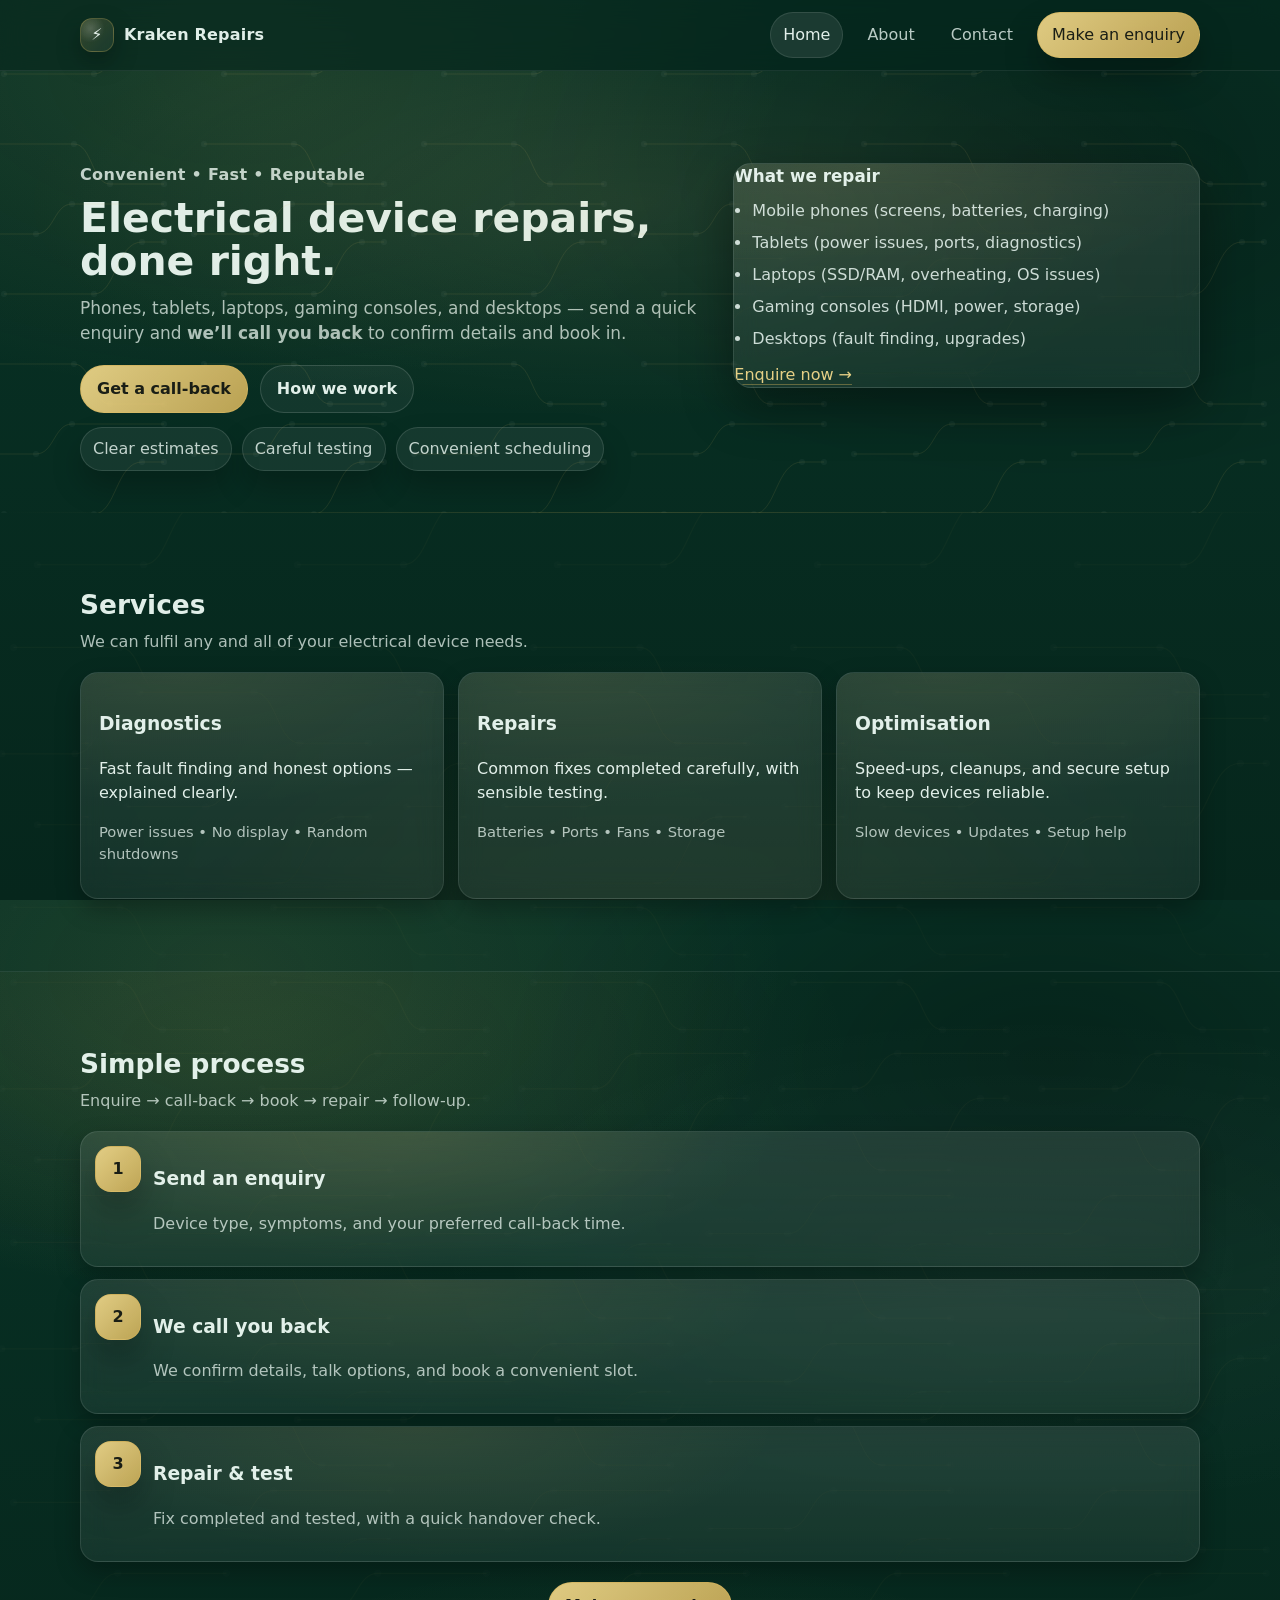
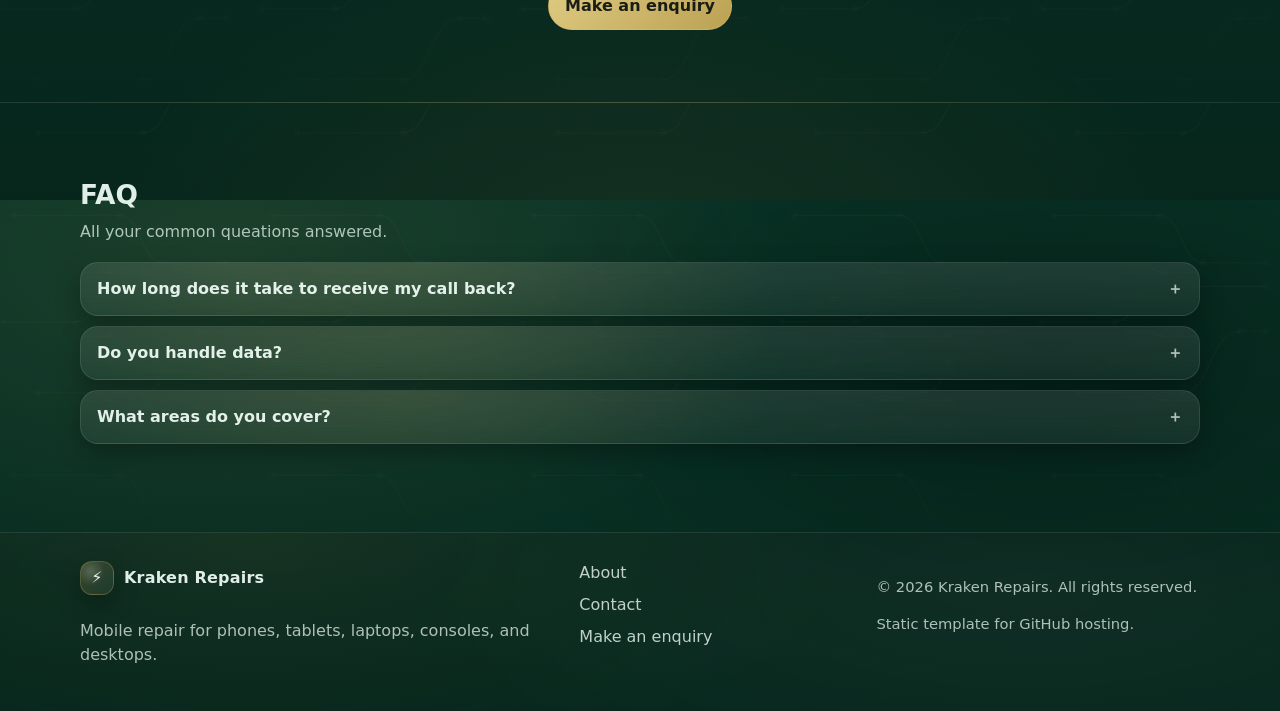
<file: index.html>
<!doctype html>
<html lang="en">
<head>
  <meta charset="utf-8" />
  <meta name="viewport" content="width=device-width, initial-scale=1" />
  <title>Kraken Repairs — Mobile Electrical Repair</title>
  <meta name="description" content="Kraken Repairs: Mobile repair for phones, tablets, laptops, consoles, and desktops. Enquire online and we call you back." />
  <link rel="stylesheet" href="assets/CSS/styles.css" />
  <script defer src="assets/JS/main.js"></script>
</head>

<body class="page is-loading" data-page="home">
  <a class="skip-link" href="#main">Skip to content</a>

  <header class="site-header">
    <div class="container header-inner">
      <a class="brand" href="index.html" data-nav>
        <span class="brand-mark" aria-hidden="true">⚡</span>
        <span class="brand-text">Kraken Repairs</span>
      </a>

      <button class="icon-button nav-toggle" type="button" aria-label="Open menu" aria-expanded="false" data-nav-toggle>
        <span class="icon-button-bars" aria-hidden="true"></span>
      </button>

      <nav class="nav" aria-label="Primary navigation" data-nav-menu>
        <a class="nav-link is-active" href="index.html" data-nav>Home</a>
        <a class="nav-link" href="about.html" data-nav>About</a>
        <a class="nav-link" href="contact.html" data-nav>Contact</a>
        <a class="nav-cta" href="contact.html#enquiry" data-nav>Make an enquiry</a>
      </nav>
    </div>
  </header>

  <main id="main">
    <section class="hero">
      <div class="bg-pcb" aria-hidden="true"></div>

      <div class="container hero-grid">
        <div class="hero-copy">
          <p class="eyebrow">Convenient • Fast • Reputable</p>
          <h1 class="headline">Electrical device repairs, done right.</h1>
          <p class="subhead">
            Phones, tablets, laptops, gaming consoles, and desktops —
            send a quick enquiry and <strong>we’ll call you back</strong> to confirm details and book in.
          </p>

          <div class="hero-actions">
            <a class="button primary" href="contact.html#enquiry" data-nav>
              Get a call-back
              <span class="button-shine" aria-hidden="true"></span>
            </a>
            <a class="button ghost" href="about.html" data-nav>How we work</a>
          </div>

          <div class="pill-row" role="list" aria-label="Highlights">
            <span class="pill" role="listitem">Clear estimates</span>
            <span class="pill" role="listitem">Careful testing</span>
            <span class="pill" role="listitem">Convenient scheduling</span>
          </div>
        </div>

        <div class="hero-panel">
          <div class="surface surface-raised">
            <h2 class="panel-title">What we repair</h2>
            <ul class="checklist">
              <li>Mobile phones (screens, batteries, charging)</li>
              <li>Tablets (power issues, ports, diagnostics)</li>
              <li>Laptops (SSD/RAM, overheating, OS issues)</li>
              <li>Gaming consoles (HDMI, power, storage)</li>
              <li>Desktops (fault finding, upgrades)</li>
            </ul>

            <div class="panel-footer">
              <a class="text-link" href="contact.html#enquiry" data-nav>Enquire now →</a>
            </div>
          </div>
        </div>
      </div>
    </section>

    <section class="section section-flow">
      <div class="container">
        <div class="section-head">
          <h2>Services</h2>
          <p class="muted">We can fulfil any and all of your electrical device needs.</p>
        </div>

        <div class="grid cards-3">
          <article class="surface card">
            <h3>Diagnostics</h3>
            <p>Fast fault finding and honest options — explained clearly.</p>
            <p class="mini muted">Power issues • No display • Random shutdowns</p>
          </article>

          <article class="surface card">
            <h3>Repairs</h3>
            <p>Common fixes completed carefully, with sensible testing.</p>
            <p class="mini muted">Batteries • Ports • Fans • Storage</p>
          </article>

          <article class="surface card">
            <h3>Optimisation</h3>
            <p>Speed-ups, cleanups, and secure setup to keep devices reliable.</p>
            <p class="mini muted">Slow devices • Updates • Setup help</p>
          </article>
        </div>
      </div>
    </section>

    <section class="section section-soft">
      <div class="container">
        <div class="section-head">
          <h2>Simple process</h2>
          <p class="muted">Enquire → call-back → book → repair → follow-up.</p>
        </div>

        <ol class="steps">
          <li class="surface step">
            <div class="step-icon" aria-hidden="true">1</div>
            <div>
              <h3>Send an enquiry</h3>
              <p class="muted">Device type, symptoms, and your preferred call-back time.</p>
            </div>
          </li>

          <li class="surface step">
            <div class="step-icon" aria-hidden="true">2</div>
            <div>
              <h3>We call you back</h3>
              <p class="muted">We confirm details, talk options, and book a convenient slot.</p>
            </div>
          </li>

          <li class="surface step">
            <div class="step-icon" aria-hidden="true">3</div>
            <div>
              <h3>Repair & test</h3>
              <p class="muted">Fix completed and tested, with a quick handover check.</p>
            </div>
          </li>
        </ol>

        <div class="center mt-20">
          <a class="button primary" href="contact.html#enquiry" data-nav>
            Make an enquiry
            <span class="button-shine" aria-hidden="true"></span>
          </a>
        </div>
      </div>
    </section>

    <section class="section section-flow">
      <div class="container">
        <div class="section-head">
          <h2>FAQ</h2>
          <p class="muted">All your common queations answered.</p>
        </div>

        <div class="faq">
          <details class="surface faq-item">
            <summary>How long does it take to receive my call back?</summary>
            <div class="faq-panel">Not long! — We aim to call you back within 2 hours 7 days a week 08:00-20:00</p>
              <p class="muted">
            </div>
          </details>

          <details class="surface faq-item">
            <summary>Do you handle data?</summary>
            <div class="faq-panel">
              <p class="muted">We’ll discuss any steps that could affect data before anything changes on your device.</p>
            </div>
          </details>

          <details class="surface faq-item">
            <summary>What areas do you cover?</summary>
            <div class="faq-panel">
              <p class="muted">We currently are able to service all of Perthshire and surrounding areas</p>
            </div>
            <div class="faq-panel">If you are outside Perthsire don't worry we will still handle your enquiry and assist if possible.</div>
          </details>
        </div>
      </div>
    </section>
  </main>

  <footer class="site-footer">
    <div class="container footer-grid">
      <div>
        <div class="brand footer-brand">
          <span class="brand-mark" aria-hidden="true">⚡</span>
          <span class="brand-text">Kraken Repairs</span>
        </div>
        <p class="muted">Mobile repair for phones, tablets, laptops, consoles, and desktops.</p>
      </div>

      <div class="footer-links">
        <a href="about.html" data-nav>About</a>
        <a href="contact.html" data-nav>Contact</a>
        <a href="contact.html#enquiry" data-nav>Make an enquiry</a>
      </div>

      <div class="footer-meta">
        <p class="mini muted">© <span data-year></span> Kraken Repairs. All rights reserved.</p>
        <p class="mini muted">Static template for GitHub hosting.</p>
      </div>
    </div>
  </footer>
</body>
</html>
</file>
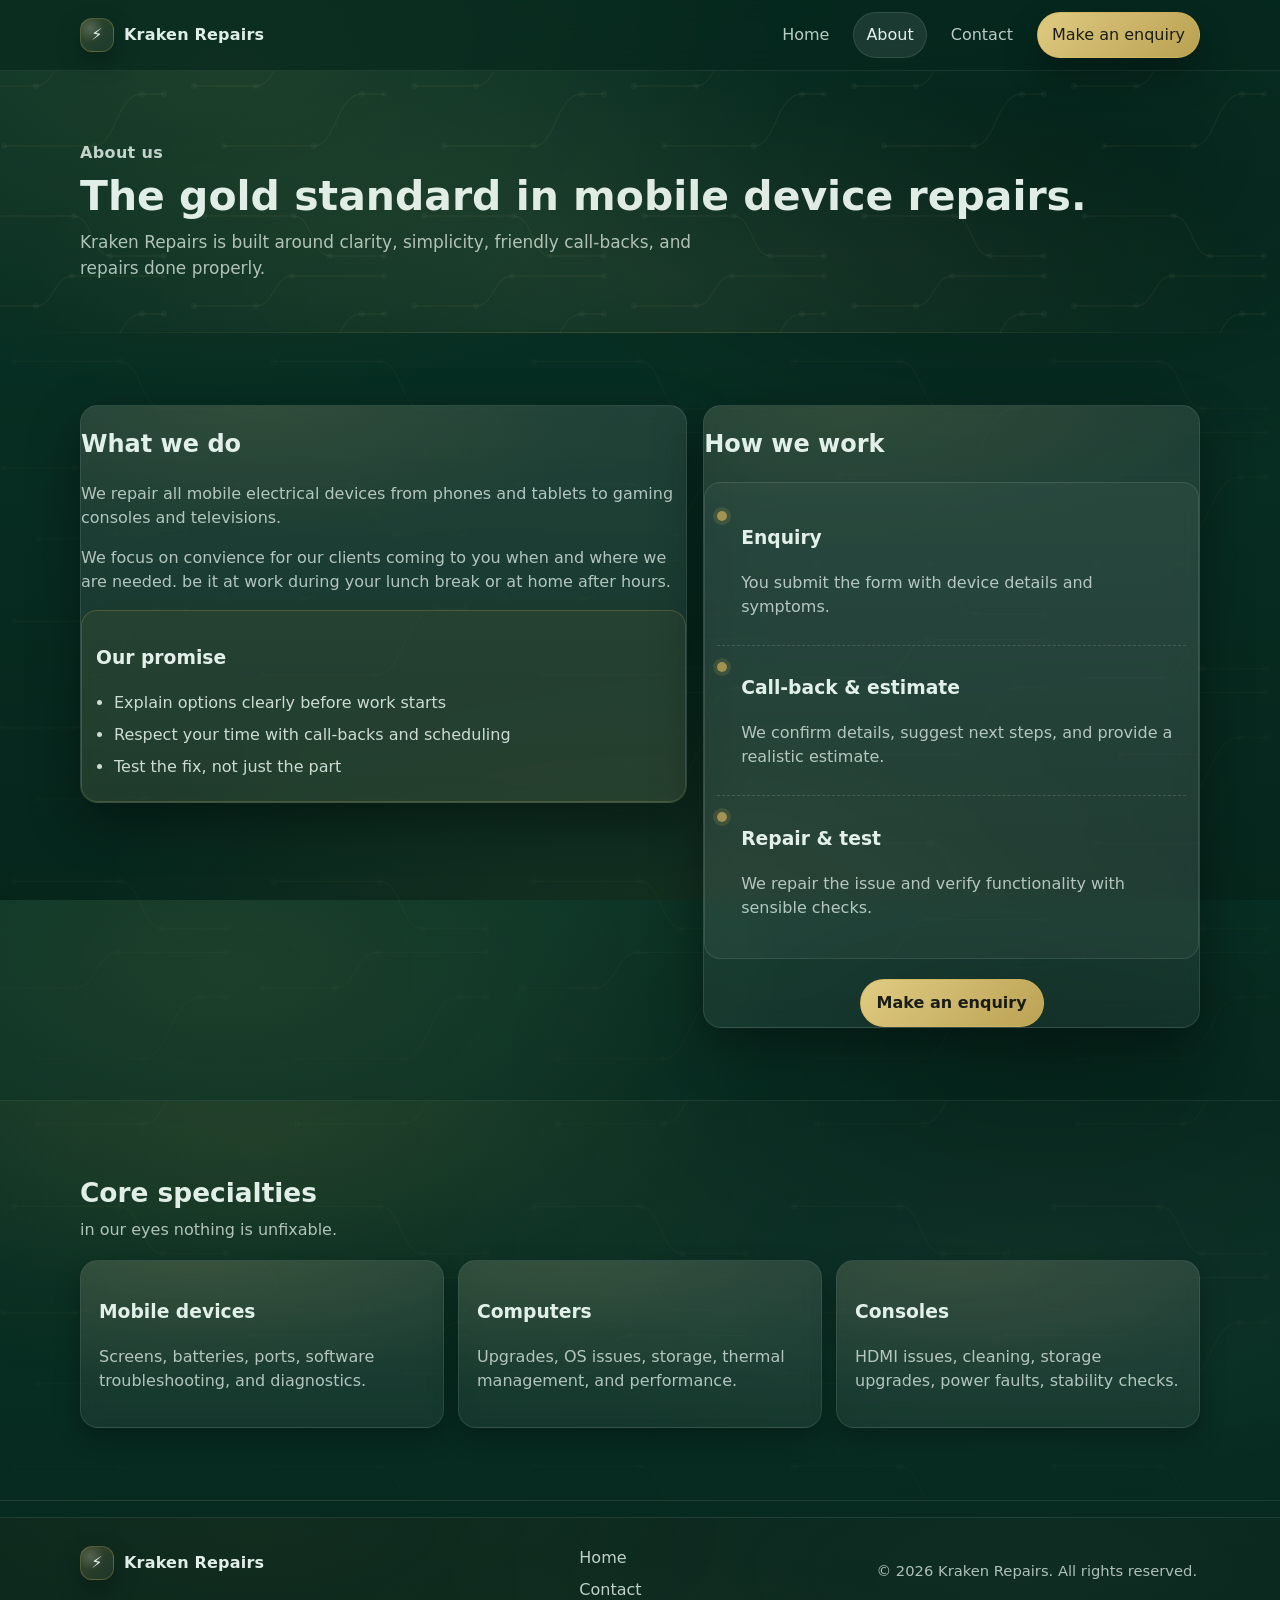
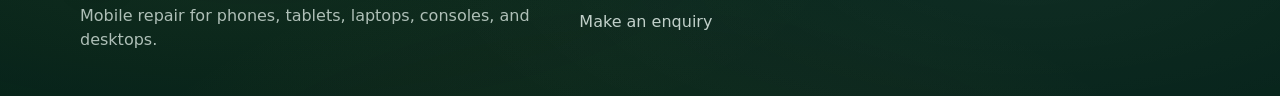
<file: about.html>
<!doctype html>
<html lang="en">
<head>
  <meta charset="utf-8" />
  <meta name="viewport" content="width=device-width, initial-scale=1" />
  <title>About — Kraken Repairs</title>
  <meta name="description" content="Learn about Kraken Repairs and our mobile repair approach." />
  <link rel="stylesheet" href="assets/CSS/styles.css" />
  <script defer src="assets/JS/main.js"></script>
</head>

<body class="page is-loading" data-page="about">
  <a class="skip-link" href="#main">Skip to content</a>

  <header class="site-header">
    <div class="container header-inner">
      <a class="brand" href="index.html" data-nav>
        <span class="brand-mark" aria-hidden="true">⚡</span>
        <span class="brand-text">Kraken Repairs</span>
      </a>

      <button class="icon-button nav-toggle" type="button" aria-label="Open menu" aria-expanded="false" data-nav-toggle>
        <span class="icon-button-bars" aria-hidden="true"></span>
      </button>

      <nav class="nav" aria-label="Primary navigation" data-nav-menu>
        <a class="nav-link" href="index.html" data-nav>Home</a>
        <a class="nav-link is-active" href="about.html" data-nav>About</a>
        <a class="nav-link" href="contact.html" data-nav>Contact</a>
        <a class="nav-cta" href="contact.html#enquiry" data-nav>Make an enquiry</a>
      </nav>
    </div>
  </header>

  <main id="main">
    <section class="hero hero-small">
      <div class="bg-pcb bg-pcb-alt" aria-hidden="true"></div>
      <div class="container">
        <p class="eyebrow">About us</p>
        <h1 class="headline">The gold standard in mobile device repairs.</h1>
        <p class="subhead">
          Kraken Repairs is built around clarity, simplicity, friendly call-backs, and repairs done properly.
        </p>
      </div>
    </section>

    <section class="section section-flow">
      <div class="container two-col">
        <div>
          <div class="surface surface-raised">
            <h2>What we do</h2>
            <p class="muted">
              We repair all mobile electrical devices from phones and tablets to gaming consoles and televisions.
            </p>
            <p class="muted">
              We focus on convience for our clients coming to you when and where we are needed. be it at work during your lunch break or at home after hours.
            </p>

            <div class="callout">
              <h3>Our promise</h3>
              <ul class="checklist">
                <li>Explain options clearly before work starts</li>
                <li>Respect your time with call-backs and scheduling</li>
                <li>Test the fix, not just the part</li>
              </ul>
            </div>
          </div>
        </div>

        <div>
          <div class="surface surface-raised">
            <h2>How we work</h2>

            <div class="timeline">
              <div class="timeline-item">
                <div class="dot" aria-hidden="true"></div>
                <div>
                  <h3>Enquiry</h3>
                  <p class="muted">You submit the form with device details and symptoms.</p>
                </div>
              </div>

              <div class="timeline-item">
                <div class="dot" aria-hidden="true"></div>
                <div>
                  <h3>Call-back & estimate</h3>
                  <p class="muted">We confirm details, suggest next steps, and provide a realistic estimate.</p>
                </div>
              </div>

              <div class="timeline-item">
                <div class="dot" aria-hidden="true"></div>
                <div>
                  <h3>Repair & test</h3>
                  <p class="muted">We repair the issue and verify functionality with sensible checks.</p>
                </div>
              </div>
            </div>

            <div class="center mt-20">
              <a class="button primary" href="contact.html#enquiry" data-nav>
                Make an enquiry
                <span class="button-shine" aria-hidden="true"></span>
              </a>
            </div>
          </div>
        </div>
      </div>
    </section>

    <section class="section section-soft">
      <div class="container">
        <div class="section-head">
          <h2>Core specialties</h2>
          <p class="muted">in our eyes nothing is unfixable.</p>
        </div>

        <div class="grid cards-3">
          <article class="surface card">
            <h3>Mobile devices</h3>
            <p class="muted">Screens, batteries, ports, software troubleshooting, and diagnostics.</p>
          </article>

          <article class="surface card">
            <h3>Computers</h3>
            <p class="muted">Upgrades, OS issues, storage, thermal management, and performance.</p>
          </article>

          <article class="surface card">
            <h3>Consoles</h3>
            <p class="muted">HDMI issues, cleaning, storage upgrades, power faults, stability checks.</p>
          </article>
        </div>
      </div>
    </section>
  </main>

  <footer class="site-footer">
    <div class="container footer-grid">
      <div>
        <div class="brand footer-brand">
          <span class="brand-mark" aria-hidden="true">⚡</span>
          <span class="brand-text">Kraken Repairs</span>
        </div>
        <p class="muted">Mobile repair for phones, tablets, laptops, consoles, and desktops.</p>
      </div>

      <div class="footer-links">
        <a href="index.html" data-nav>Home</a>
        <a href="contact.html" data-nav>Contact</a>
        <a href="contact.html#enquiry" data-nav>Make an enquiry</a>
      </div>

      <div class="footer-meta">
        <p class="mini muted">© <span data-year></span> Kraken Repairs. All rights reserved.</p>
      </div>
    </div>
  </footer>
</body>
</html>
</file>
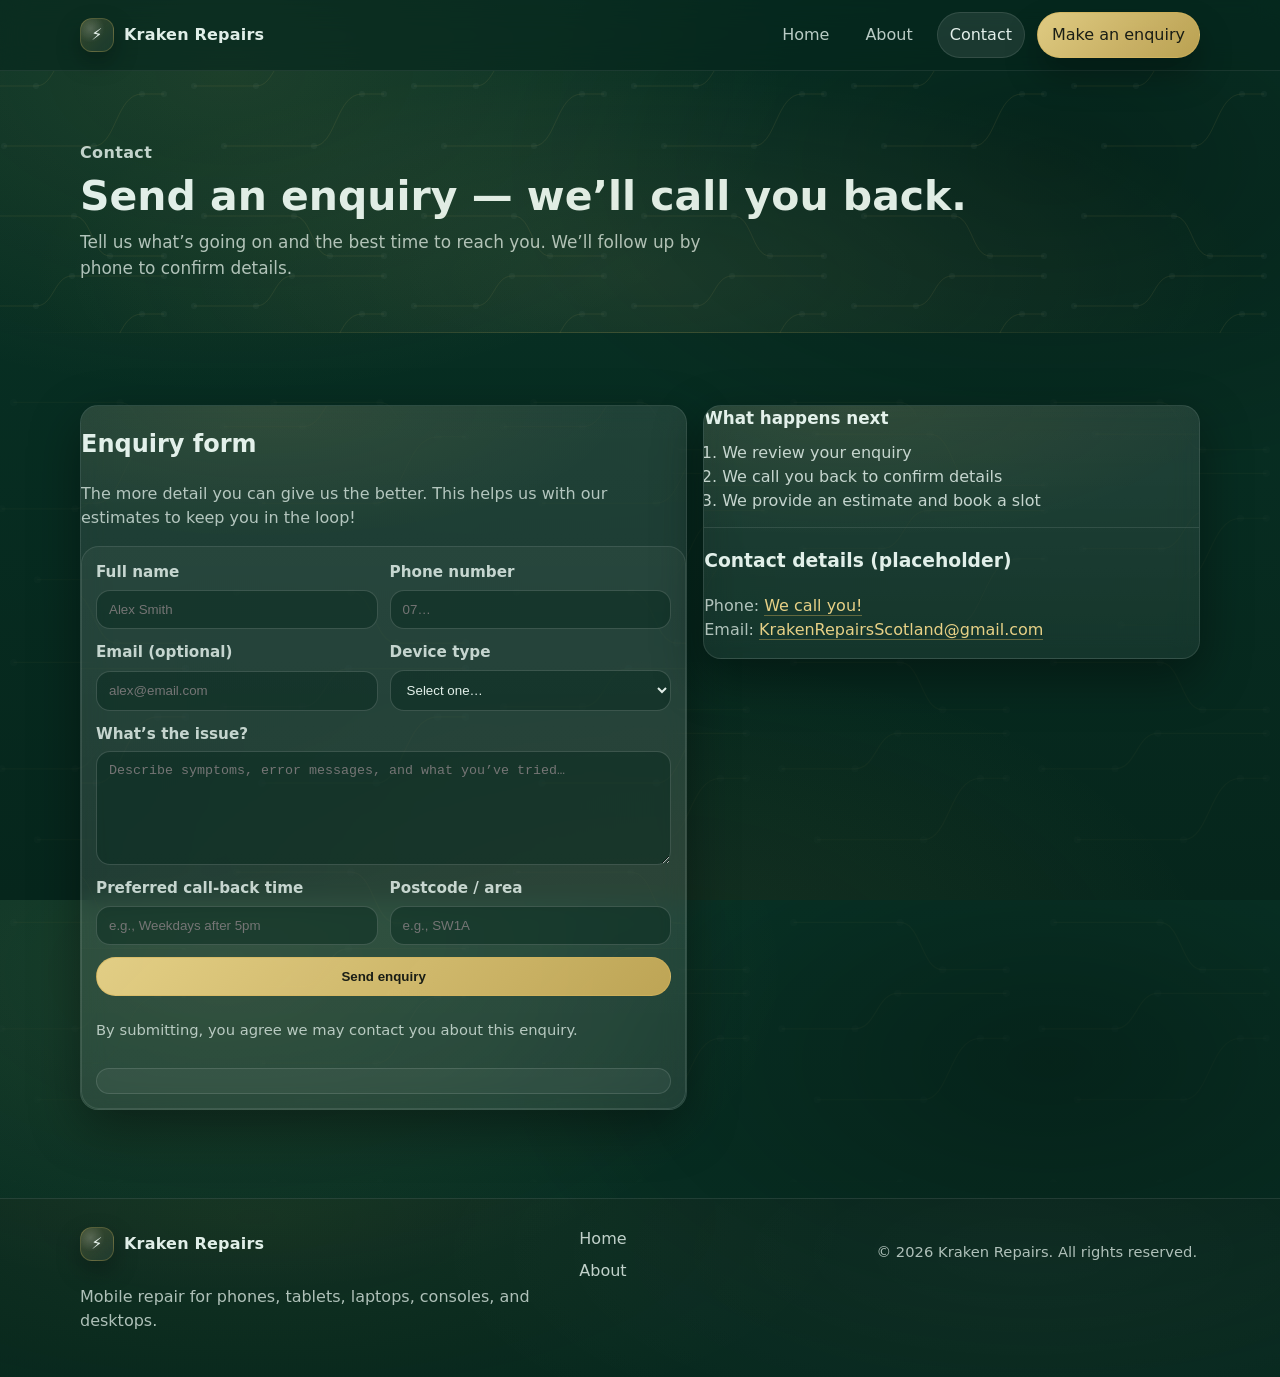
<file: contact.html>
<!doctype html>
<html lang="en">
<head>
  <meta charset="utf-8" />
  <meta name="viewport" content="width=device-width, initial-scale=1" />
  <title>Contact — Kraken Repairs</title>
  <meta name="description" content="Send an enquiry to Kraken Repairs and we’ll call you back." />
  <link rel="stylesheet" href="assets/CSS/styles.css" />
  <script defer src="assets/JS/main.js"></script>
</head>

<body class="page is-loading" data-page="contact">
  <a class="skip-link" href="#main">Skip to content</a>

  <header class="site-header">
    <div class="container header-inner">
      <a class="brand" href="index.html" data-nav>
        <span class="brand-mark" aria-hidden="true">⚡</span>
        <span class="brand-text">Kraken Repairs</span>
      </a>

      <button class="icon-button nav-toggle" type="button" aria-label="Open menu" aria-expanded="false" data-nav-toggle>
        <span class="icon-button-bars" aria-hidden="true"></span>
      </button>

      <nav class="nav" aria-label="Primary navigation" data-nav-menu>
        <a class="nav-link" href="index.html" data-nav>Home</a>
        <a class="nav-link" href="about.html" data-nav>About</a>
        <a class="nav-link is-active" href="contact.html" data-nav>Contact</a>
        <a class="nav-cta" href="#enquiry">Make an enquiry</a>
      </nav>
    </div>
  </header>

  <main id="main">
    <section class="hero hero-small">
      <div class="bg-pcb bg-pcb-contact" aria-hidden="true"></div>
      <div class="container">
        <p class="eyebrow">Contact</p>
        <h1 class="headline">Send an enquiry — we’ll call you back.</h1>
        <p class="subhead">
          Tell us what’s going on and the best time to reach you. We’ll follow up by phone to confirm details.
        </p>
      </div>
    </section>

    <section class="section section-flow" id="enquiry">
      <div class="container two-col">
        <div>
          <div class="surface surface-raised">
            <h2>Enquiry form</h2>
            <p class="muted">
              The more detail you can give us the better. This helps us with our estimates to keep you in the loop!
            </p>

            <form class="form" action="https://api.web3forms.com/submit" method="POST" data-web3form>
              <input type="hidden" name="access_key" value="028277bc-a203-4acc-99d6-7c38403b801a" />
              <input type="hidden" name="subject" value="New repair enquiry — Kraken Repairs" />
              <input type="checkbox" name="botcheck" class="hidden" tabindex="-1" autocomplete="off" />

              <div class="field-grid">
                <div class="field">
                  <label for="name">Full name</label>
                  <input id="name" name="name" type="text" placeholder="Alex Smith" required />
                </div>

                <div class="field">
                  <label for="phone">Phone number</label>
                  <input id="phone" name="phone" type="tel" placeholder="07…" required />
                </div>

                <div class="field">
                  <label for="email">Email (optional)</label>
                  <input id="email" name="email" type="email" placeholder="alex@email.com" />
                </div>

                <div class="field">
                  <label for="device">Device type</label>
                  <select id="device" name="device" required>
                    <option value="" selected disabled>Select one…</option>
                    <option>Mobile phone</option>
                    <option>Tablet</option>
                    <option>Laptop</option>
                    <option>Gaming console</option>
                    <option>Desktop</option>
                    <option>Other</option>
                  </select>
                </div>

                <div class="field field-full">
                  <label for="details">What’s the issue?</label>
                  <textarea id="details" name="message" rows="6" placeholder="Describe symptoms, error messages, and what you’ve tried…" required></textarea>
                </div>

                <div class="field">
                  <label for="preferred_time">Preferred call-back time</label>
                  <input id="preferred_time" name="preferred_call_back_time" type="text" placeholder="e.g., Weekdays after 5pm" />
                </div>

                <div class="field">
                  <label for="postcode">Postcode / area</label>
                  <input id="postcode" name="area" type="text" placeholder="e.g., SW1A" />
                </div>
              </div>

              <div class="form-actions">
                <button class="button primary" type="submit">
                  Send enquiry
                  <span class="button-shine" aria-hidden="true"></span>
                </button>
                <p class="mini muted">By submitting, you agree we may contact you about this enquiry.</p>
              </div>

              <div class="form-status" role="status" aria-live="polite" data-form-status></div>
            </form>
          </div>
        </div>

        <aside>
          <div class="surface surface-raised sticky-aside">
            <h2 class="panel-title">What happens next</h2>
            <ol class="mini-steps">
              <li>We review your enquiry</li>
              <li>We call you back to confirm details</li>
              <li>We provide an estimate and book a slot</li>
            </ol>

            <hr class="hr" />

            <h3>Contact details (placeholder)</h3>
            <p class="muted">
              Phone: <a href="#" class="text-link" onclick="return false;">We call you!</a><br />
              Email: <a href="#" class="text-link" onclick="return false;">KrakenRepairsScotland@gmail.com</a>
            </p>

            <p class="mini muted">
              
            </p>
          </div>
        </aside>
      </div>
    </section>
  </main>

  <footer class="site-footer">
    <div class="container footer-grid">
      <div>
        <div class="brand footer-brand">
          <span class="brand-mark" aria-hidden="true">⚡</span>
          <span class="brand-text">Kraken Repairs</span>
        </div>
        <p class="muted">Mobile repair for phones, tablets, laptops, consoles, and desktops.</p>
      </div>

      <div class="footer-links">
        <a href="index.html" data-nav>Home</a>
        <a href="about.html" data-nav>About</a>
      </div>

      <div class="footer-meta">
        <p class="mini muted">© <span data-year></span> Kraken Repairs. All rights reserved.</p>
      </div>
    </div>
  </footer>
</body>
</html>
</file>
<file: assets/CSS/styles.css>
/* =========================================================
   Kraken Repairs — PCB Theme (modern green + gold)
   - Faint trace lines + soft gradients
   - Gold accents for CTAs and focus rings
   - Traces on: hero bg, subsections, AND surface cards
   - Hover/enlarge: HOME + ABOUT only (NOT contact)
   ========================================================= */

:root{
  /* PCB palette */
  --pcb0: #06261c;   /* deep green base */
  --pcb1: #083326;   /* slightly lighter */
  --pcb2: #0b3f2f;   /* surface tint */
  --ink: rgba(243, 255, 250, 0.92);
  --muted: rgba(243, 255, 250, 0.70);

  /* Gold accent */
  --gold: #d8b55b;
  --gold2: #f2d98b;

  /* Lines + shadow */
  --line: rgba(216, 181, 91, 0.22);
  --lineSoft: rgba(243, 255, 250, 0.12);
  --shadow-sm: 0 10px 24px rgba(0,0,0,0.28);
  --shadow: 0 18px 50px rgba(0,0,0,0.38);

  /* Glass surfaces */
  --glass: rgba(255,255,255,0.06);
  --glass-strong: rgba(255,255,255,0.10);

  --r: 18px;
  --max: 1120px;

  --ease: cubic-bezier(.2,.8,.2,1);
  --speed: 220ms;

  /* Trace tile (reused in hero + sections + cards) */
  --trace-tile: url("data:image/svg+xml,%3Csvg xmlns='http://www.w3.org/2000/svg' width='220' height='220'%3E%3Cg fill='none' stroke='%23d8b55b' stroke-opacity='.20' stroke-width='1'%3E%3Cpath d='M20 30H110c18 0 18 40 36 40h54'/%3E%3Cpath d='M40 180H130c22 0 22-52 48-52h22'/%3E%3Cpath d='M10 120h62c18 0 18-30 36-30h92'/%3E%3C/g%3E%3Cg fill='%23f3fffa' fill-opacity='.07'%3E%3Ccircle cx='20' cy='30' r='3'/%3E%3Ccircle cx='110' cy='30' r='3'/%3E%3Ccircle cx='146' cy='70' r='3'/%3E%3Ccircle cx='200' cy='70' r='3'/%3E%3Ccircle cx='40' cy='180' r='3'/%3E%3Ccircle cx='130' cy='180' r='3'/%3E%3Ccircle cx='178' cy='128' r='3'/%3E%3Ccircle cx='200' cy='128' r='3'/%3E%3Ccircle cx='10' cy='120' r='3'/%3E%3Ccircle cx='72' cy='120' r='3'/%3E%3Ccircle cx='108' cy='90' r='3'/%3E%3Ccircle cx='200' cy='90' r='3'/%3E%3C/g%3E%3C/svg%3E");
}

@media (prefers-reduced-motion: reduce){
  :root{ --speed: 1ms; }
  *{
    animation-duration: 1ms !important;
    transition-duration: 1ms !important;
    scroll-behavior: auto !important;
  }
}

*{ box-sizing: border-box; }
html, body{ height: 100%; }

body{
  margin: 0;
  font-family: ui-sans-serif, system-ui, -apple-system, Segoe UI, Roboto, Helvetica, Arial, "Apple Color Emoji","Segoe UI Emoji";
  color: var(--ink);
  background:
    radial-gradient(900px 520px at 18% 8%, rgba(216,181,91,0.10), transparent 62%),
    radial-gradient(900px 520px at 82% 18%, rgba(0,0,0,0.28), transparent 62%),
    radial-gradient(900px 520px at 50% 110%, rgba(216,181,91,0.08), transparent 65%),
    linear-gradient(180deg, var(--pcb1), var(--pcb0));
  line-height: 1.5;
  overflow-x: hidden;
}

/* =========================================================
   PCB background (hero): subtle traces + pads
   ========================================================= */

.bg-pcb{
  position:absolute;
  inset: -40% -20% auto -20%;
  height: 620px;
  pointer-events:none;
  opacity: 0.55;
  filter: blur(0.2px);
  background:
    radial-gradient(closest-side, rgba(216,181,91,0.14), transparent 70%),
    radial-gradient(closest-side, rgba(255,255,255,0.06), transparent 70%),
    var(--trace-tile);
  background-size: auto, auto, 220px 220px;
  animation: pcbFloat 10s var(--ease) infinite alternate;
}

.bg-pcb-alt{ opacity: 0.45; }
.bg-pcb-contact{ opacity: 0.48; }

@keyframes pcbFloat{
  from{ transform: translateY(-14px); }
  to{ transform: translateY(10px); }
}

/* Page transitions */
.page{
  opacity: 1;
  transform: translateY(0);
  transition: opacity var(--speed) var(--ease), transform var(--speed) var(--ease);
}
.page.is-loading{ opacity: 0; transform: translateY(10px); }
.page.is-leaving{ opacity: 0; transform: translateY(-6px); }

/* Layout */
.container{
  width: min(var(--max), calc(100% - 40px));
  margin-inline: auto;
}
.center{ display:flex; justify-content:center; }
.mt-20{ margin-top: 20px; }
.section{ padding: 72px 0; }

/* =========================================================
   Traces on subsections (behind content)
   ========================================================= */

.section-flow,
.section-soft{
  position: relative;
  isolation: isolate;
}

.section-flow::before{
  content:"";
  position:absolute;
  left:0; right:0;
  top:-1px;
  height: 1px;
  background: linear-gradient(90deg, transparent, rgba(216,181,91,0.20), transparent);
  z-index: 0;
}

.section-flow::after,
.section-soft::after{
  content:"";
  position:absolute;
  inset: 0;
  pointer-events:none;
  z-index: 0;
  opacity: 0.18;
  background-image: var(--trace-tile);
  background-size: 260px 260px;
  background-position: center;
  mask-image: radial-gradient(120% 80% at 50% 40%, black 55%, transparent 100%);
}

.section-soft{
  background:
    radial-gradient(1000px 420px at 20% 10%, rgba(216,181,91,0.08), transparent 60%),
    radial-gradient(1000px 420px at 80% 40%, rgba(255,255,255,0.04), transparent 60%);
  border-top: 1px solid rgba(255,255,255,0.08);
  border-bottom: 1px solid rgba(255,255,255,0.08);
}

/* Ensure section content sits above overlays */
.section > .container{
  position: relative;
  z-index: 1;
}

.muted{ color: var(--muted); }
.mini{ font-size: 0.92rem; }

.skip-link{
  position:absolute;
  left:-999px;
  top:10px;
  padding:10px 12px;
  background: rgba(0,0,0,0.35);
  border: 1px solid rgba(216,181,91,0.24);
  border-radius: 12px;
  color: var(--ink);
  z-index: 9999;
}
.skip-link:focus{ left: 10px; }

/* Header + nav */
.site-header{
  position: sticky;
  top: 0;
  z-index: 50;
  background: rgba(6,38,28,0.62);
  backdrop-filter: blur(14px);
  border-bottom: 1px solid rgba(255,255,255,0.08);
}
.header-inner{
  display:flex;
  align-items:center;
  justify-content:space-between;
  min-height: 70px;
  gap: 12px;
}
.brand{
  display:inline-flex;
  align-items:center;
  gap: 10px;
  text-decoration:none;
  color: var(--ink);
  font-weight: 800;
  letter-spacing: 0.2px;
}
.brand-mark{
  width: 34px;
  height: 34px;
  display:grid;
  place-items:center;
  border-radius: 12px;
  border: 1px solid rgba(216,181,91,0.26);
  background:
    radial-gradient(14px 14px at 30% 30%, rgba(255,255,255,0.18), rgba(255,255,255,0.0)),
    linear-gradient(135deg, rgba(216,181,91,0.20), rgba(255,255,255,0.06));
  box-shadow: var(--shadow-sm);
}

.nav{
  display:flex;
  align-items:center;
  gap: 12px;
}
.nav-link{
  text-decoration:none;
  color: rgba(243,255,250,0.76);
  padding: 10px 12px;
  border-radius: 999px;
  transition: background var(--speed) var(--ease), color var(--speed) var(--ease), transform var(--speed) var(--ease);
}
.nav-link:hover{
  color: var(--ink);
  background: rgba(255,255,255,0.07);
  transform: translateY(-1px);
}
.nav-link.is-active{
  color: var(--ink);
  background: rgba(255,255,255,0.09);
  border: 1px solid rgba(255,255,255,0.10);
}
.nav-cta{
  text-decoration:none;
  color: rgba(10,16,14,0.92);
  padding: 10px 14px;
  border-radius: 999px;
  border: 1px solid rgba(216,181,91,0.50);
  background: linear-gradient(135deg, rgba(242,217,139,0.92), rgba(216,181,91,0.86));
  box-shadow: 0 18px 34px rgba(0,0,0,0.28);
  transition: transform var(--speed) var(--ease), box-shadow var(--speed) var(--ease);
}
.nav-cta:hover{
  transform: translateY(-1px);
  box-shadow: 0 22px 44px rgba(0,0,0,0.34);
}

.icon-button{
  display:none;
  background: rgba(255,255,255,0.06);
  border: 1px solid rgba(255,255,255,0.10);
  border-radius: 14px;
  padding: 10px;
  color: var(--ink);
}
.icon-button-bars{
  display:block;
  width: 18px;
  height: 12px;
  position: relative;
}
.icon-button-bars::before,
.icon-button-bars::after{
  content:"";
  position:absolute;
  left:0; right:0;
  height: 2px;
  background: rgba(243,255,250,0.82);
  border-radius: 999px;
}
.icon-button-bars::before{ top: 2px; }
.icon-button-bars::after{ top: 8px; }

@media (max-width: 860px){
  .icon-button{ display:inline-flex; align-items:center; justify-content:center; }
  .nav{
    position:absolute;
    top: 70px;
    left:0; right:0;
    padding: 14px 20px 18px;
    flex-direction: column;
    align-items: stretch;
    gap: 8px;
    background: rgba(6,38,28,0.92);
    border-bottom: 1px solid rgba(255,255,255,0.10);
    transform-origin: top;
    transform: translateY(-6px);
    opacity: 0;
    pointer-events: none;
    transition: opacity var(--speed) var(--ease), transform var(--speed) var(--ease);
  }
  .nav.is-open{
    opacity: 1;
    transform: translateY(0);
    pointer-events: auto;
  }
  .nav-cta{ text-align:center; }
}

/* Hero */
.hero{
  position: relative;
  padding: 92px 0 42px;
  overflow: hidden;
}
.hero.hero-small{
  padding: 70px 0 34px;
}
.hero-grid{
  display:grid;
  grid-template-columns: 1.15fr 0.85fr;
  gap: 22px;
  align-items: start;
}
@media (max-width: 960px){
  .hero-grid{ grid-template-columns: 1fr; }
}

.eyebrow{
  display:inline-flex;
  gap: 8px;
  font-weight: 700;
  letter-spacing: 0.35px;
  color: rgba(243,255,250,0.78);
  margin: 0 0 10px;
}
.headline{
  font-size: clamp(2.1rem, 3.2vw, 3.1rem);
  line-height: 1.06;
  margin: 0 0 12px;
}
.subhead{
  margin: 0 0 18px;
  max-width: 62ch;
  color: var(--muted);
  font-size: 1.06rem;
}
.hero-actions{
  display:flex;
  gap: 12px;
  flex-wrap: wrap;
  margin: 18px 0 14px;
}

.pill-row{
  display:flex;
  flex-wrap: wrap;
  gap: 10px;
}
.pill{
  padding: 9px 12px;
  border-radius: 999px;
  border: 1px solid rgba(255,255,255,0.12);
  background: rgba(255,255,255,0.06);
  color: rgba(243,255,250,0.78);
  box-shadow: 0 16px 30px rgba(0,0,0,0.22);
}

/* =========================================================
   Surfaces (trace overlay inside each card)
   ========================================================= */

.surface{
  position: relative;
  overflow: hidden;
  border-radius: var(--r);
  border: 1px solid rgba(255,255,255,0.10);
  background: linear-gradient(180deg, var(--glass-strong), var(--glass));
  box-shadow: var(--shadow-sm);
  backdrop-filter: blur(12px);
}

/* Trace overlay INSIDE the card */
.surface::before{
  content:"";
  position:absolute;
  inset: 0;
  pointer-events:none;
  opacity: 0.12;
  background-image: var(--trace-tile);
  background-size: 280px 280px;
  background-position: 40% 35%;
  mask-image: radial-gradient(120% 90% at 50% 35%, black 45%, transparent 100%);
  z-index: 0;
}

/* Gold edge sheen */
.surface::after{
  content:"";
  position:absolute;
  inset: 0;
  pointer-events:none;
  background: radial-gradient(600px 220px at 30% 0%, rgba(216,181,91,0.10), transparent 60%);
  opacity: 0.9;
  z-index: 0;
}

/* Keep content above overlays */
.surface > *{
  position: relative;
  z-index: 1;
}

.surface-raised{ box-shadow: var(--shadow); }

/* Sections / grids / cards */
.section-head{ margin-bottom: 18px; }
.section-head h2{ margin: 0 0 6px; font-size: 1.65rem; }
.section-head p{ margin: 0; }

.grid{ display:grid; gap: 14px; }
.cards-3{ grid-template-columns: repeat(3, 1fr); }
@media (max-width: 960px){
  .cards-3{ grid-template-columns: 1fr; }
}

.card{
  padding: 18px;
  /* Hover/enlarge handled by page-scoped .surface hover rules below */
}

.panel-title{ margin: 0 0 10px; font-size: 1.05rem; }
.panel-footer{ margin-top: 12px; }

.checklist{
  margin: 0;
  padding-left: 18px;
  color: rgba(243,255,250,0.82);
}
.checklist li{ margin: 8px 0; }

/* Steps */
.steps{
  list-style: none;
  padding: 0;
  margin: 18px 0 0;
  display: grid;
  gap: 12px;
}
.step{
  display:grid;
  grid-template-columns: 46px 1fr;
  gap: 12px;
  padding: 14px;
}
.step-icon{
  width: 46px;
  height: 46px;
  border-radius: 16px;
  display:grid;
  place-items:center;
  font-weight: 860;
  color: rgba(10,16,14,0.92);
  background: linear-gradient(135deg, rgba(242,217,139,0.92), rgba(216,181,91,0.86));
  border: 1px solid rgba(216,181,91,0.55);
  box-shadow: 0 18px 34px rgba(0,0,0,0.26);
}

/* Two-column layout */
.two-col{
  display:grid;
  grid-template-columns: 1.1fr 0.9fr;
  gap: 16px;
  align-items: start;
}
@media (max-width: 960px){
  .two-col{ grid-template-columns: 1fr; }
}

/* About callout + timeline */
.callout{
  margin-top: 14px;
  padding: 14px;
  border-radius: 16px;
  border: 1px solid rgba(216,181,91,0.22);
  background: rgba(216,181,91,0.06);
}
.timeline{
  margin-top: 10px;
  border: 1px solid rgba(255,255,255,0.10);
  border-radius: 16px;
  background: rgba(255,255,255,0.04);
  padding: 12px;
}
.timeline-item{
  display:grid;
  grid-template-columns: 14px 1fr;
  gap: 10px;
  padding: 10px 0;
}
.timeline-item + .timeline-item{
  border-top: 1px dashed rgba(255,255,255,0.14);
}
.dot{
  width: 10px;
  height: 10px;
  border-radius: 999px;
  margin-top: 6px;
  background: rgba(216,181,91,0.70);
  box-shadow: 0 0 0 4px rgba(216,181,91,0.14);
}

/* FAQ */
.faq{ display:grid; gap: 10px; }
.faq-item{ overflow: clip; }
.faq-item summary{
  cursor:pointer;
  list-style:none;
  padding: 14px 16px;
  font-weight: 740;
  display:flex;
  align-items:center;
  justify-content:space-between;
}
.faq-item summary::-webkit-details-marker{ display:none; }
.faq-item summary::after{
  content:"＋";
  font-weight: 900;
  color: rgba(243,255,250,0.70);
  transition: transform var(--speed) var(--ease);
}
.faq-item[open] summary::after{
  content:"—";
  transform: translateY(-1px);
}
.faq-panel{
  padding: 0 16px 14px;
  animation: fadeDown var(--speed) var(--ease);
}
@keyframes fadeDown{
  from{ opacity: 0; transform: translateY(-6px); }
  to{ opacity: 1; transform: translateY(0); }
}

/* Buttons */
.button{
  position: relative;
  display:inline-flex;
  align-items:center;
  justify-content:center;
  gap: 10px;
  padding: 11px 16px;
  border-radius: 999px;
  border: 1px solid rgba(255,255,255,0.14);
  background: rgba(255,255,255,0.06);
  color: var(--ink);
  text-decoration:none;
  font-weight: 780;
  transition: transform var(--speed) var(--ease), box-shadow var(--speed) var(--ease), background var(--speed) var(--ease);
}
.button:hover{
  transform: translateY(-1px);
  box-shadow: 0 22px 44px rgba(0,0,0,0.34);
  background: rgba(255,255,255,0.08);
}

.button.primary{
  border-color: rgba(216,181,91,0.55);
  background: linear-gradient(135deg, rgba(242,217,139,0.92), rgba(216,181,91,0.86));
  color: rgba(10,16,14,0.92);
}
.button.primary:hover{
  box-shadow:
    0 22px 44px rgba(0,0,0,0.34),
    0 0 0 4px rgba(216,181,91,0.16);
}
.button.ghost{
  background: rgba(255,255,255,0.05);
}

.button-shine{
  position:absolute;
  inset: 0;
  border-radius: 999px;
  background: linear-gradient(120deg, transparent, rgba(255,255,255,0.55), transparent);
  transform: translateX(-60%);
  opacity: 0;
  pointer-events:none;
}
.button.primary:hover .button-shine{
  opacity: 1;
  transform: translateX(60%);
  transition: transform 560ms var(--ease), opacity 260ms var(--ease);
}

.text-link{
  color: rgba(242,217,139,0.95);
  text-decoration:none;
  border-bottom: 1px solid rgba(216,181,91,0.40);
}
.text-link:hover{ border-bottom-color: rgba(242,217,139,0.75); }

/* Forms */
.form{
  margin-top: 10px;
  padding: 14px;
  border-radius: var(--r);
  border: 1px solid rgba(255,255,255,0.10);
  background: rgba(255,255,255,0.04);
}

.field-grid{
  display:grid;
  grid-template-columns: 1fr 1fr;
  gap: 12px;
}
@media (max-width: 720px){
  .field-grid{ grid-template-columns: 1fr; }
}
.field{ display:grid; gap: 6px; }
.field-full{ grid-column: 1 / -1; }

label{
  font-weight: 740;
  color: rgba(243,255,250,0.78);
  font-size: 0.95rem;
}

input, select, textarea{
  width: 100%;
  border-radius: 14px;
  border: 1px solid rgba(255,255,255,0.16);
  background: rgba(6,38,28,0.45);
  color: var(--ink);
  padding: 11px 12px;
  outline: none;
  transition: border-color var(--speed) var(--ease), box-shadow var(--speed) var(--ease), background var(--speed) var(--ease);
}
input:focus, select:focus, textarea:focus{
  border-color: rgba(216,181,91,0.55);
  box-shadow: 0 0 0 4px rgba(216,181,91,0.18);
  background: rgba(6,38,28,0.58);
}

.form-actions{
  margin-top: 12px;
  display:grid;
  gap: 8px;
}
.form-status{
  margin-top: 12px;
  padding: 12px;
  border-radius: 14px;
  border: 1px solid rgba(255,255,255,0.12);
  background: rgba(255,255,255,0.05);
  color: var(--muted);
  min-height: 22px;
}
.form-status.is-ok{
  border-color: rgba(216,181,91,0.35);
  background: rgba(216,181,91,0.10);
  color: rgba(243,255,250,0.88);
}
.form-status.is-bad{
  border-color: rgba(255, 110, 110, 0.26);
  background: rgba(255, 110, 110, 0.10);
  color: rgba(243,255,250,0.88);
}

.hidden{ display:none !important; }

.mini-steps{
  margin: 10px 0 0;
  padding-left: 18px;
  color: rgba(243,255,250,0.78);
}
.hr{
  border: none;
  border-top: 1px solid rgba(255,255,255,0.10);
  margin: 14px 0;
}

code{
  font-family: ui-monospace, SFMono-Regular, Menlo, Monaco, Consolas, "Liberation Mono", "Courier New", monospace;
  font-size: 0.95em;
  padding: 2px 6px;
  border-radius: 10px;
  background: rgba(255,255,255,0.08);
  border: 1px solid rgba(255,255,255,0.12);
}

/* Sticky aside */
.sticky-aside{
  position: sticky;
  top: 92px;
}
@media (max-width: 960px){
  .sticky-aside{ position: static; }
}

/* Footer */
.site-footer{
  margin-top: 16px;
  border-top: 1px solid rgba(255,255,255,0.10);
  background:
    radial-gradient(1000px 380px at 20% 10%, rgba(216,181,91,0.06), transparent 60%),
    radial-gradient(1000px 380px at 80% 30%, rgba(255,255,255,0.04), transparent 60%),
    rgba(0,0,0,0.12);
  padding: 28px 0;
}
.footer-grid{
  display:grid;
  grid-template-columns: 1.2fr 0.7fr 0.8fr;
  gap: 14px;
  align-items:start;
}
@media (max-width: 960px){
  .footer-grid{ grid-template-columns: 1fr; }
}
.footer-links{
  display:grid;
  gap: 8px;
}
.footer-links a{
  color: rgba(243,255,250,0.78);
  text-decoration:none;
}
.footer-links a:hover{ color: var(--ink); }
.footer-brand{ margin-bottom: 8px; }

/* =========================================================
   Hover/enlarge effect for ALL subsection surfaces
   HOME + ABOUT only (NOT contact)
   ========================================================= */

@media (hover: hover) and (pointer: fine){
  body[data-page="home"] main .section .surface,
  body[data-page="about"] main .section .surface{
    transition:
      transform var(--speed) var(--ease),
      box-shadow var(--speed) var(--ease);
    transform-origin: center;
  }

  body[data-page="home"] main .section .surface:hover,
  body[data-page="about"] main .section .surface:hover{
    transform: translateY(-3px) scale(1.012);
    box-shadow: 0 28px 62px rgba(0,0,0,0.42);
  }
}
</file>
